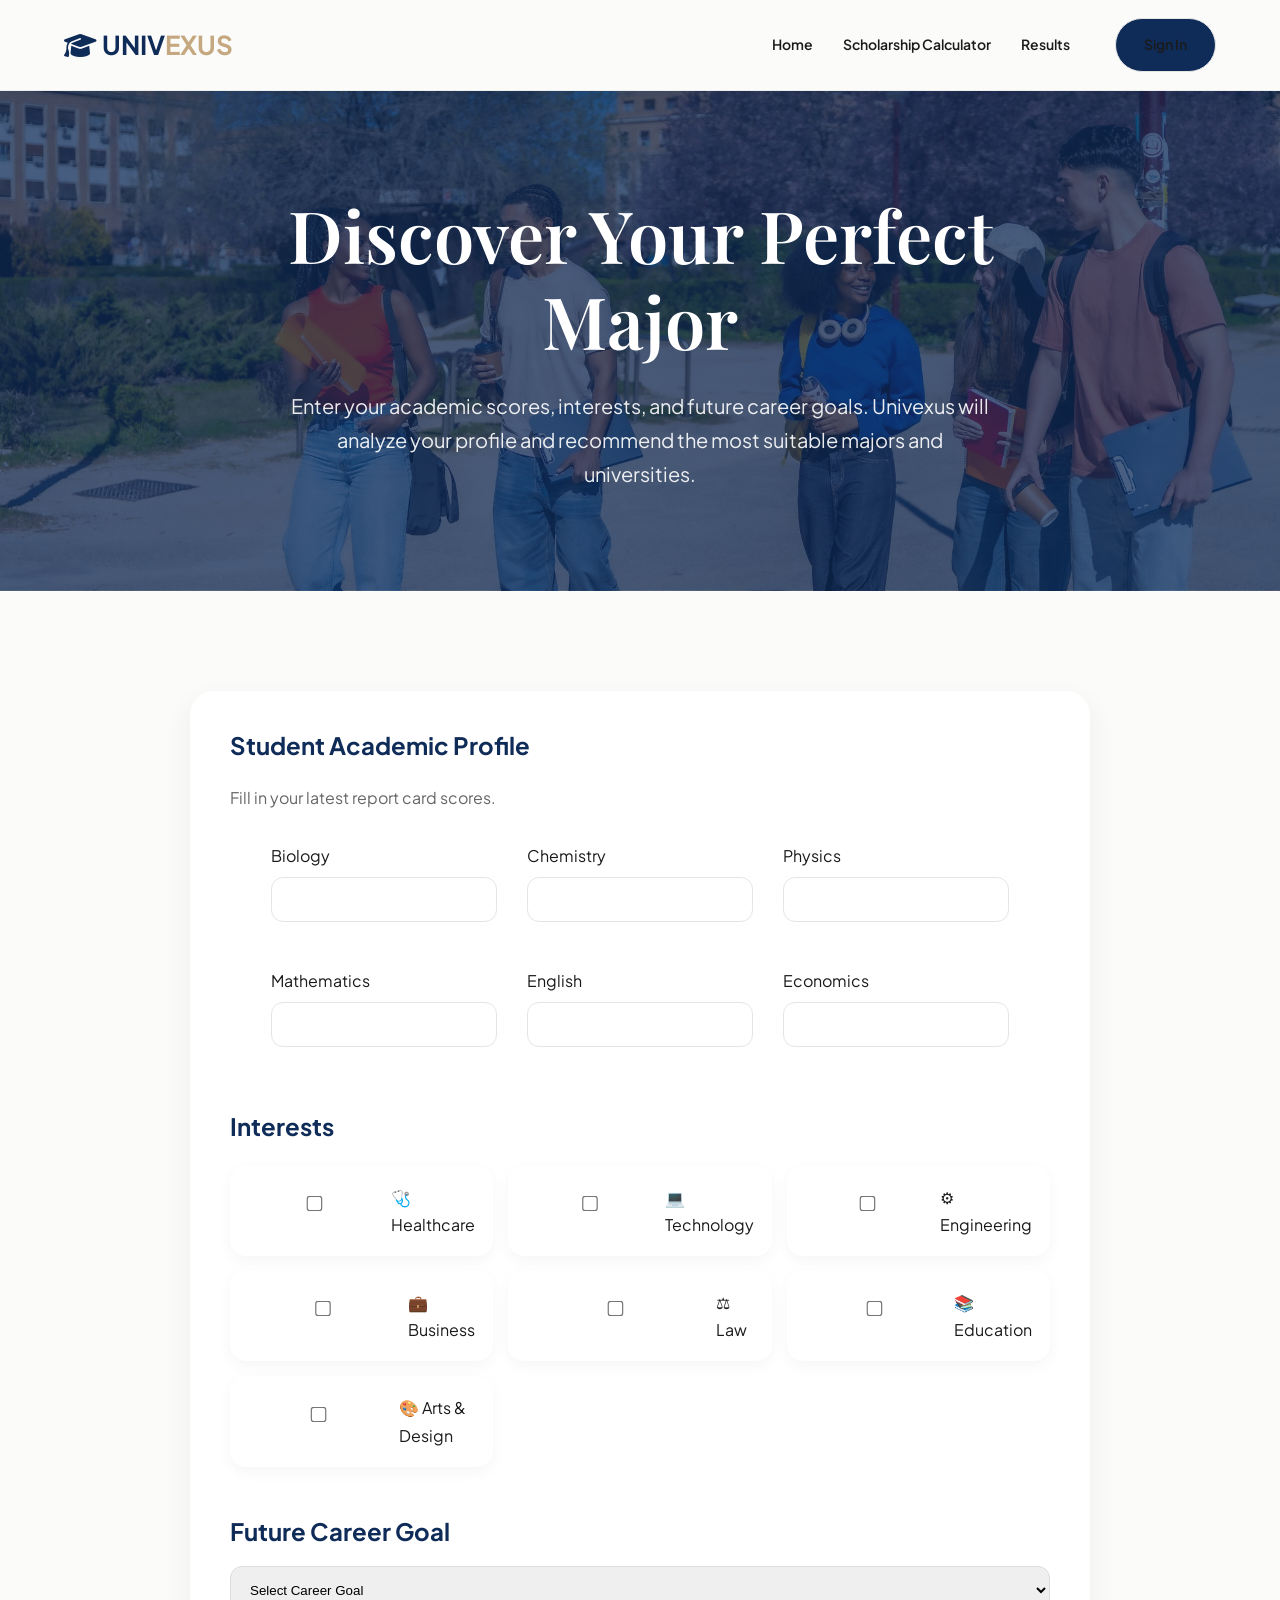
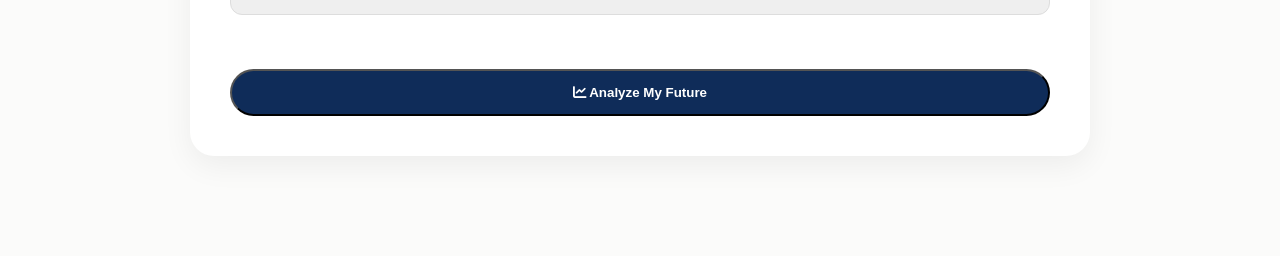
<file: HCI_KELOMPOK/career-match.html>
<!DOCTYPE html>
<html lang="en">

<head>

    <meta charset="UTF-8">

    <meta name="viewport"
          content="width=device-width, initial-scale=1.0">

    <title>
        Univexus | Career Match
    </title>

    <link rel="stylesheet"
          href="css/style.css">

    <link rel="stylesheet"
          href="https://cdnjs.cloudflare.com/ajax/libs/font-awesome/6.5.1/css/all.min.css">

</head>

<body>

    <!-- NAVBAR -->

    <header class="navbar">

        <a href="index.html" class="logo">

            <i class="fa-solid fa-graduation-cap"></i>

            UNIV<span>EXUS</span>

        </a>

        <nav>

            <a href="index.html">Home</a>

            <a href="scholarship-calculator.html">Scholarship Calculator</a>
            
            <a href="results.html">Results</a>

            <div class="user-nav">

                <span id="welcomeUser"></span>

                <a href="login.html" class="btn-secondary" id="accountBtn">Sign In</a>

            </div>

        </nav>

    </header>

    <!-- HERO -->

    <section class="hero" style="min-height:50vh;">

        <div class="hero-content">

            <h1>

                Discover Your Perfect Major

            </h1>

            <p>

                Enter your academic scores,
                interests, and future career goals.
                Univexus will analyze your profile
                and recommend the most suitable
                majors and universities.

            </p>

        </div>

    </section>

    <!-- FORM SECTION -->

    <section>

        <div class="container">

            <div class="auth-card"
                 style="
                 max-width:900px;
                 margin:auto;
                 ">

                <h2>

                    Student Academic Profile

                </h2>

                <p style="
                margin-bottom:30px;
                color:var(--text-muted);
                ">

                    Fill in your latest report card scores.

                </p>

                <form id="careerForm">

                    <!-- SCORES -->

                    <div class="feature-grid">

                        <div>

                            <label>Biology</label>

                            <input type="number"
                                   id="biology"
                                   min="0"
                                   max="100"
                                   required>

                        </div>

                        <div>

                            <label>Chemistry</label>

                            <input type="number"
                                   id="chemistry"
                                   min="0"
                                   max="100"
                                   required>

                        </div>

                        <div>

                            <label>Physics</label>

                            <input type="number"
                                   id="physics"
                                   min="0"
                                   max="100"
                                   required>

                        </div>

                        <div>

                            <label>Mathematics</label>

                            <input type="number"
                                   id="math"
                                   min="0"
                                   max="100"
                                   required>

                        </div>

                        <div>

                            <label>English</label>

                            <input type="number"
                                   id="english"
                                   min="0"
                                   max="100"
                                   required>

                        </div>

                        <div>

                            <label>Economics</label>

                            <input type="number"
                                   id="economics"
                                   min="0"
                                   max="100"
                                   required>

                        </div>

                    </div>

                    <!-- INTERESTS -->

                    <h2 style="
                    margin-top:50px;
                    margin-bottom:25px;
                    ">

                        Interests

                    </h2>

                    <div class="interest-grid">

                        <label class="interest-card">

                            <input type="checkbox"
                                   value="Healthcare">

                            🩺 Healthcare

                        </label>

                        <label class="interest-card">

                            <input type="checkbox"
                                   value="Technology">

                            💻 Technology

                        </label>

                        <label class="interest-card">

                            <input type="checkbox"
                                   value="Engineering">

                            ⚙ Engineering

                        </label>

                        <label class="interest-card">

                            <input type="checkbox"
                                   value="Business">

                            💼 Business

                        </label>

                        <label class="interest-card">

                            <input type="checkbox"
                                   value="Law">

                            ⚖ Law

                        </label>

                        <label class="interest-card">

                            <input type="checkbox"
                                   value="Education">

                            📚 Education

                        </label>

                        <label class="interest-card">

                            <input type="checkbox"
                                   value="Arts">

                            🎨 Arts & Design

                        </label>

                    </div>

                    <!-- CAREER GOAL -->

                    <h2 style="
                    margin-top:50px;
                    margin-bottom:20px;
                    ">

                        Future Career Goal

                    </h2>

                    <select id="careerGoal"
                            required
                            style="
                            width:100%;
                            padding:15px;
                            border-radius:12px;
                            border:1px solid #ddd;
                            ">

                        <option value="">
                            Select Career Goal
                        </option>

                        <option value="Doctor">
                            Doctor
                        </option>

                        <option value="Engineer">
                            Engineer
                        </option>

                        <option value="Programmer">
                            Software Engineer / Programmer
                        </option>

                        <option value="Entrepreneur">
                            Entrepreneur
                        </option>

                        <option value="Teacher">
                            Teacher
                        </option>

                        <option value="Lawyer">
                            Lawyer
                        </option>

                        <option value="Designer">
                            Designer
                        </option>

                    </select>

                    <br><br><br>

                    <button type="submit"
                            class="btn-primary"
                            style="width:100%;">

                        <i class="fa-solid fa-chart-line"></i>

                        Analyze My Future

                    </button>

                </form>

            </div>

        </div>

    </section>

    <script src="js/career-match.js"></script>

    <script src="js/auth.js"></script>
</body>
</html>
</file>
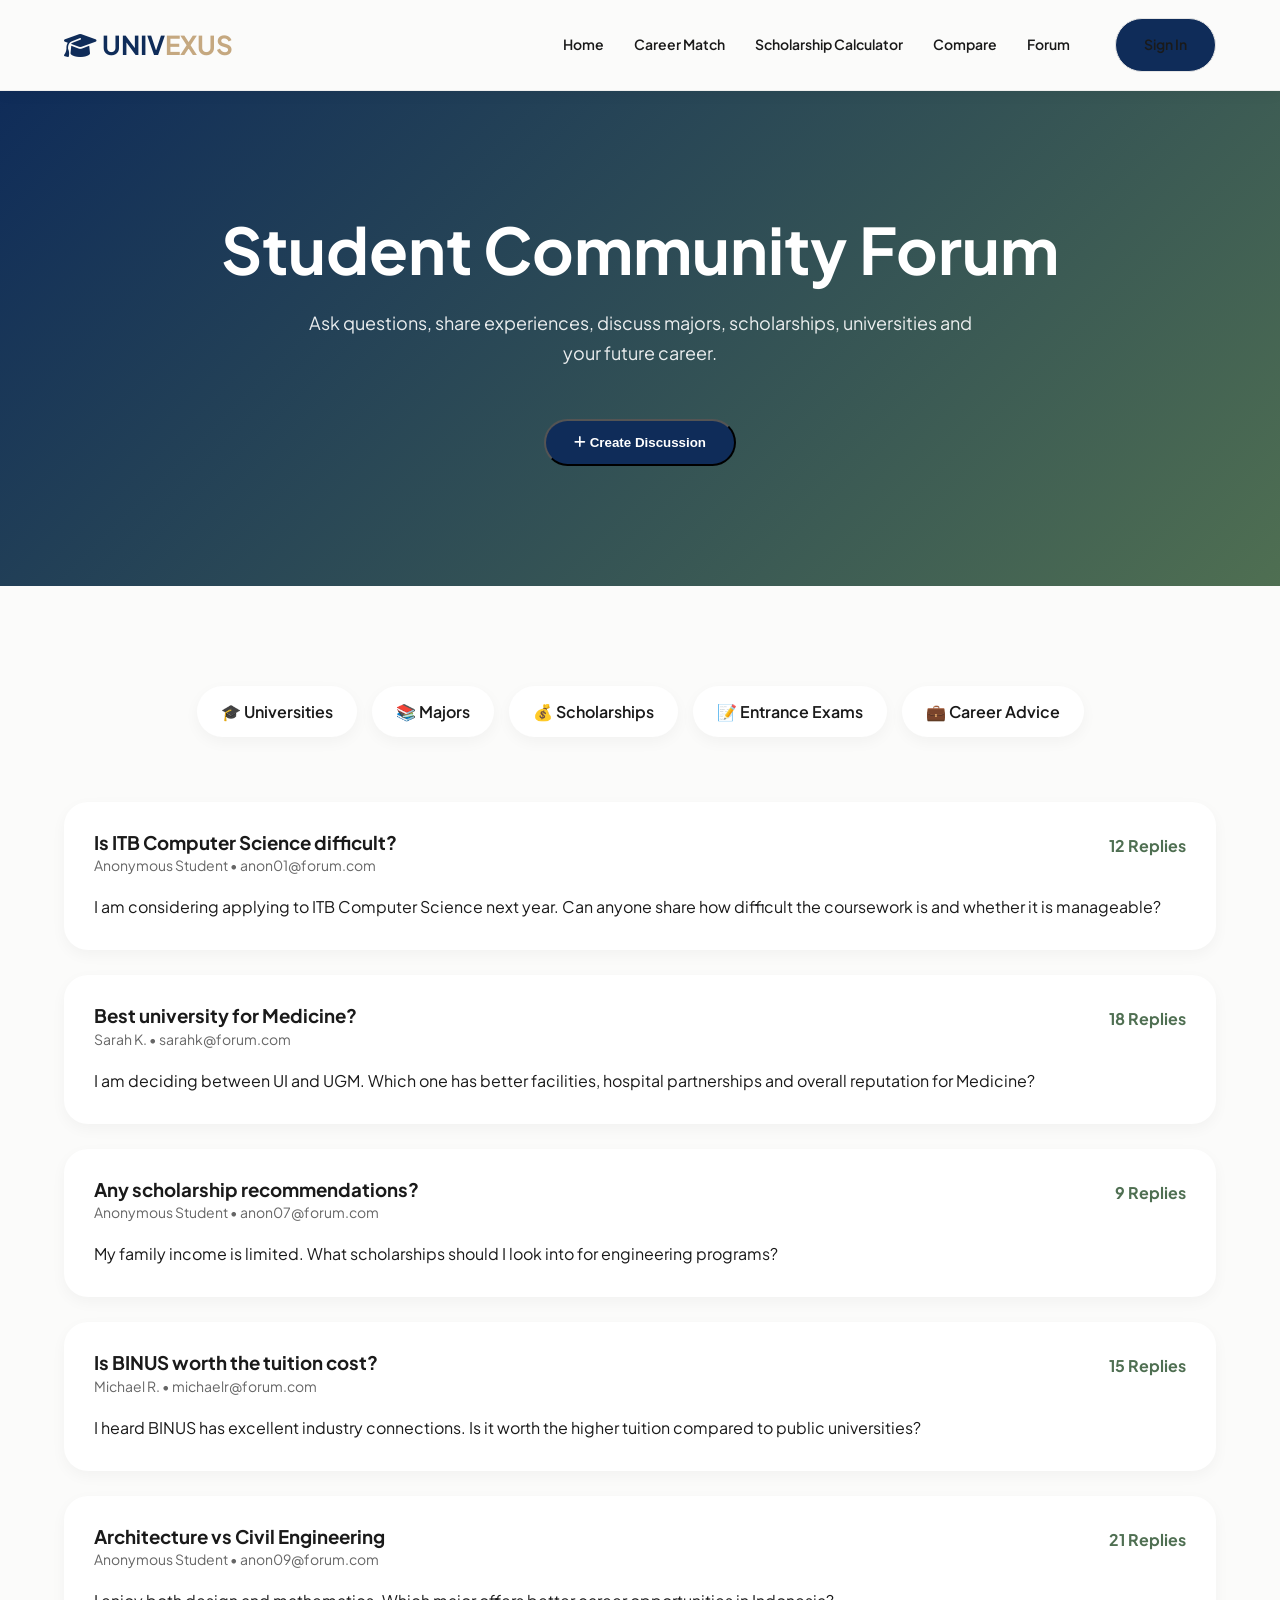
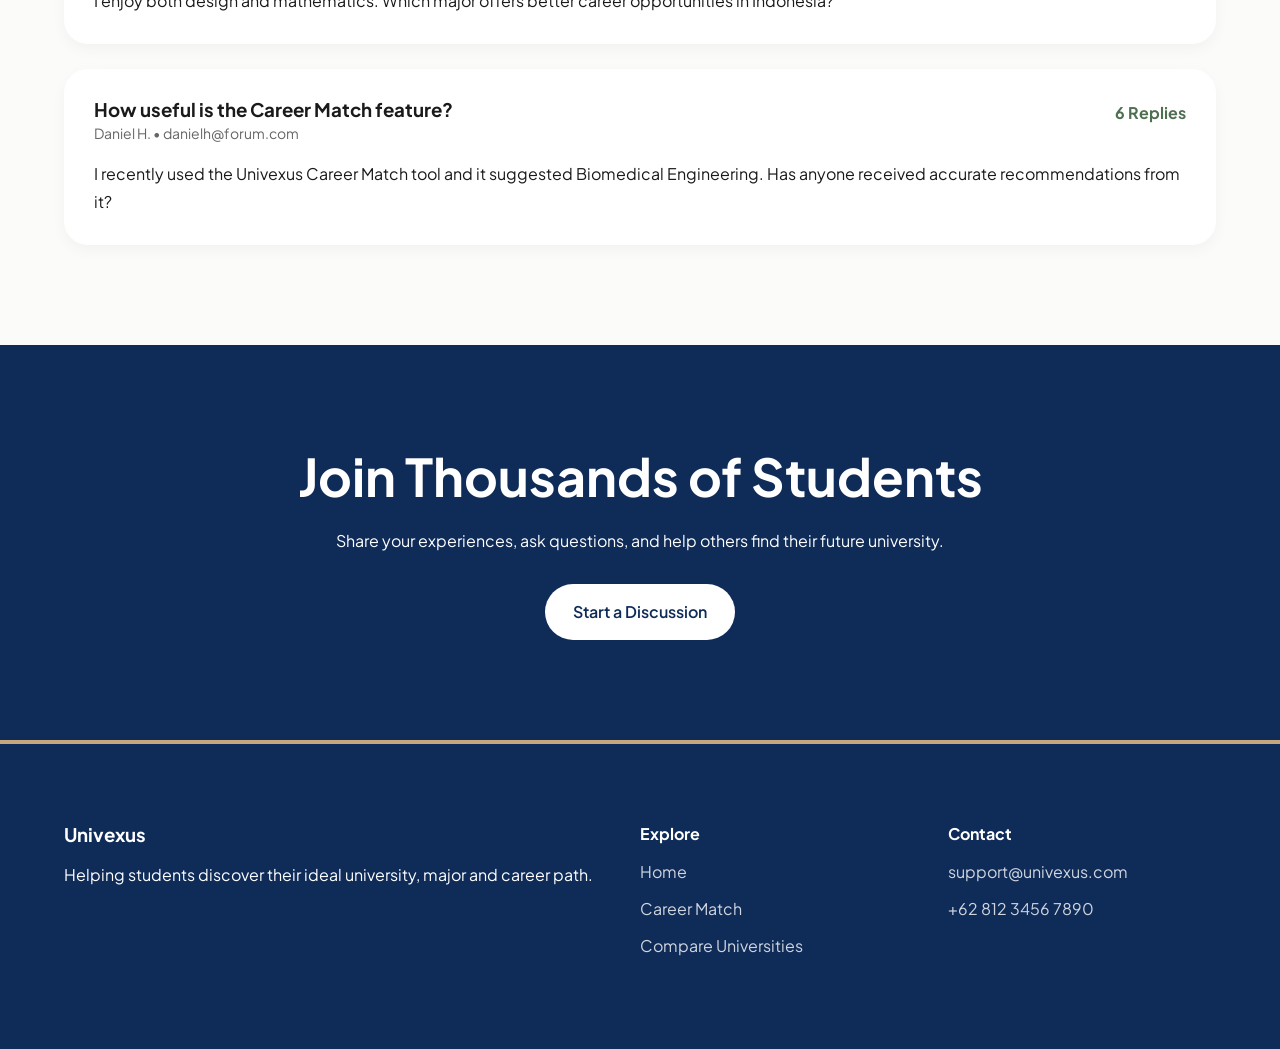
<file: HCI_KELOMPOK/forum.html>
<!DOCTYPE html>
<html lang="en">

<head>

    <meta charset="UTF-8">

    <meta name="viewport"
          content="width=device-width, initial-scale=1.0">

    <title>
        Univexus | Student Forum
    </title>

    <link rel="stylesheet"
          href="css/style.css">

    <link rel="stylesheet"
          href="https://cdnjs.cloudflare.com/ajax/libs/font-awesome/6.5.1/css/all.min.css">

</head>

<!-- CREATE DISCUSSION MODAL -->

<div class="modal"
     id="forumModal">

    <div class="modal-content">

        <h2>
            Create Discussion
        </h2>

        <form id="discussionForm">

            <input
                type="text"
                id="title"
                placeholder="Discussion Title"
                required>

            <input
                type="text"
                id="name"
                placeholder="Display Name"
                required>

            <input
                type="email"
                id="email"
                placeholder="Email"
                required>

            <select
                id="category">

                <option>
                    Universities
                </option>

                <option>
                    Majors
                </option>

                <option>
                    Scholarships
                </option>

                <option>
                    Career Advice
                </option>

            </select>

            <textarea
                id="content"
                placeholder="What would you like to discuss?"
                required>
            </textarea>

            <div class="modal-buttons">

                <button
                    type="button"
                    class="btn-secondary"
                    id="closeForumModal">

                    Cancel

                </button>

                <button
                    type="submit"
                    class="btn-primary">

                    Publish

                </button>

            </div>

        </form>

    </div>

</div>

<body>

    <!-- ========================================= -->
    <!-- NAVBAR -->
    <!-- ========================================= -->

    <header class="navbar">

        <a href="index.html"
           class="logo">

            <i class="fa-solid fa-graduation-cap"></i>

            UNIV<span>EXUS</span>

        </a>

        <nav>

            <a href="index.html">Home</a>

            <a href="career-match.html">Career Match</a>

            <a href="scholarship-calculator.html">Scholarship Calculator</a>

            <a href="specifications.html">Compare</a>

            <a href="forum.html">Forum</a>

            <div class="user-nav">

                <span id="welcomeUser"></span>

                <a href="login.html" class="btn-secondary" id="accountBtn">Sign In</a>

            </div>

        </nav>

    </header>

    <!-- ========================================= -->
    <!-- FORUM HERO -->
    <!-- ========================================= -->

    <section class="forum-hero">

        <div class="container">

            <h1>

                Student Community Forum

            </h1>

            <p style="
               max-width:700px;
               margin:20px auto;
               opacity:.9;
               font-size:18px;
            ">

                Ask questions, share experiences,
                discuss majors, scholarships,
                universities and your future career.

            </p>

            <button
                 class="btn-primary create-btn"
                  id="openForumModal">

                  <i class="fa-solid fa-plus"></i>

                  Create Discussion

            </button>

        </div>

    </section>

    <!-- ========================================= -->
    <!-- CATEGORIES -->
    <!-- ========================================= -->

    <section
        style="padding-bottom:40px;">

        <div class="container">

            <div class="forum-categories">

                <div class="category-pill">
                    🎓 Universities
                </div>

                <div class="category-pill">
                    📚 Majors
                </div>

                <div class="category-pill">
                    💰 Scholarships
                </div>

                <div class="category-pill">
                    📝 Entrance Exams
                </div>

                <div class="category-pill">
                    💼 Career Advice
                </div>

            </div>

        </div>

    </section>

    <!-- ========================================= -->
    <!-- POSTS -->
    <!-- ========================================= -->

    <section
        style="padding-top:0;">

        <div class="container">

            <div class="forum-posts">

                <div id="dynamicPosts"></div>

                <!-- POST 1 -->

                <div class="post-card">

                    <div class="post-header">

                        <div>

                            <h3>

                                Is ITB Computer Science difficult?

                            </h3>

                            <p class="post-author">

                                Anonymous Student

                                • anon01@forum.com

                            </p>

                        </div>

                        <div class="reply-count">

                            12 Replies

                        </div>

                    </div>

                    <p>

                        I am considering applying to
                        ITB Computer Science next year.
                        Can anyone share how difficult
                        the coursework is and whether
                        it is manageable?

                    </p>

                </div>

                <!-- POST 2 -->

                <div class="post-card">

                    <div class="post-header">

                        <div>

                            <h3>

                                Best university for Medicine?

                            </h3>

                            <p class="post-author">

                                Sarah K.

                                • sarahk@forum.com

                            </p>

                        </div>

                        <div class="reply-count">

                            18 Replies

                        </div>

                    </div>

                    <p>

                        I am deciding between UI and UGM.
                        Which one has better facilities,
                        hospital partnerships and overall
                        reputation for Medicine?

                    </p>

                </div>

                <!-- POST 3 -->

                <div class="post-card">

                    <div class="post-header">

                        <div>

                            <h3>

                                Any scholarship recommendations?

                            </h3>

                            <p class="post-author">

                                Anonymous Student

                                • anon07@forum.com

                            </p>

                        </div>

                        <div class="reply-count">

                            9 Replies

                        </div>

                    </div>

                    <p>

                        My family income is limited.
                        What scholarships should I
                        look into for engineering programs?

                    </p>

                </div>

                <!-- POST 4 -->

                <div class="post-card">

                    <div class="post-header">

                        <div>

                            <h3>

                                Is BINUS worth the tuition cost?

                            </h3>

                            <p class="post-author">

                                Michael R.

                                • michaelr@forum.com

                            </p>

                        </div>

                        <div class="reply-count">

                            15 Replies

                        </div>

                    </div>

                    <p>

                        I heard BINUS has excellent
                        industry connections.
                        Is it worth the higher tuition
                        compared to public universities?

                    </p>

                </div>

                <!-- POST 5 -->

                <div class="post-card">

                    <div class="post-header">

                        <div>

                            <h3>

                                Architecture vs Civil Engineering

                            </h3>

                            <p class="post-author">

                                Anonymous Student

                                • anon09@forum.com

                            </p>

                        </div>

                        <div class="reply-count">

                            21 Replies

                        </div>

                    </div>

                    <p>

                        I enjoy both design and mathematics.
                        Which major offers better career
                        opportunities in Indonesia?

                    </p>

                </div>

                <!-- POST 6 -->

                <div class="post-card">

                    <div class="post-header">

                        <div>

                            <h3>

                                How useful is the Career Match feature?

                            </h3>

                            <p class="post-author">

                                Daniel H.

                                • danielh@forum.com

                            </p>

                        </div>

                        <div class="reply-count">

                            6 Replies

                        </div>

                    </div>

                    <p>

                        I recently used the Univexus
                        Career Match tool and it suggested
                        Biomedical Engineering.
                        Has anyone received accurate
                        recommendations from it?

                    </p>

                </div>

            </div>

        </div>

    </section>

    <!-- ========================================= -->
    <!-- CTA -->
    <!-- ========================================= -->

    <section class="cta">

        <h2>

            Join Thousands of Students

        </h2>

        <p>

            Share your experiences,
            ask questions,
            and help others find
            their future university.

        </p>

        <a href="#"
           class="btn-primary">

            Start a Discussion

        </a>

    </section>

    <!-- ========================================= -->
    <!-- FOOTER -->
    <!-- ========================================= -->

    <footer>

        <div>

            <h3>

                Univexus

            </h3>

            <p>

                Helping students discover
                their ideal university,
                major and career path.

            </p>

        </div>

        <div>

            <h4>

                Explore

            </h4>

            <a href="index.html">

                Home

            </a>

            <a href="career-match.html">

                Career Match

            </a>

            <a href="specifications.html">

                Compare Universities

            </a>

        </div>

        <div>

            <h4>

                Contact

            </h4>

            <a href="#">

                support@univexus.com

            </a>

            <a href="#">

                +62 812 3456 7890

            </a>

        </div>

    </footer>

    <script src="js/forum.js"></script>
    <script src="js/auth.js"></script>
</body>

</html>
</file>
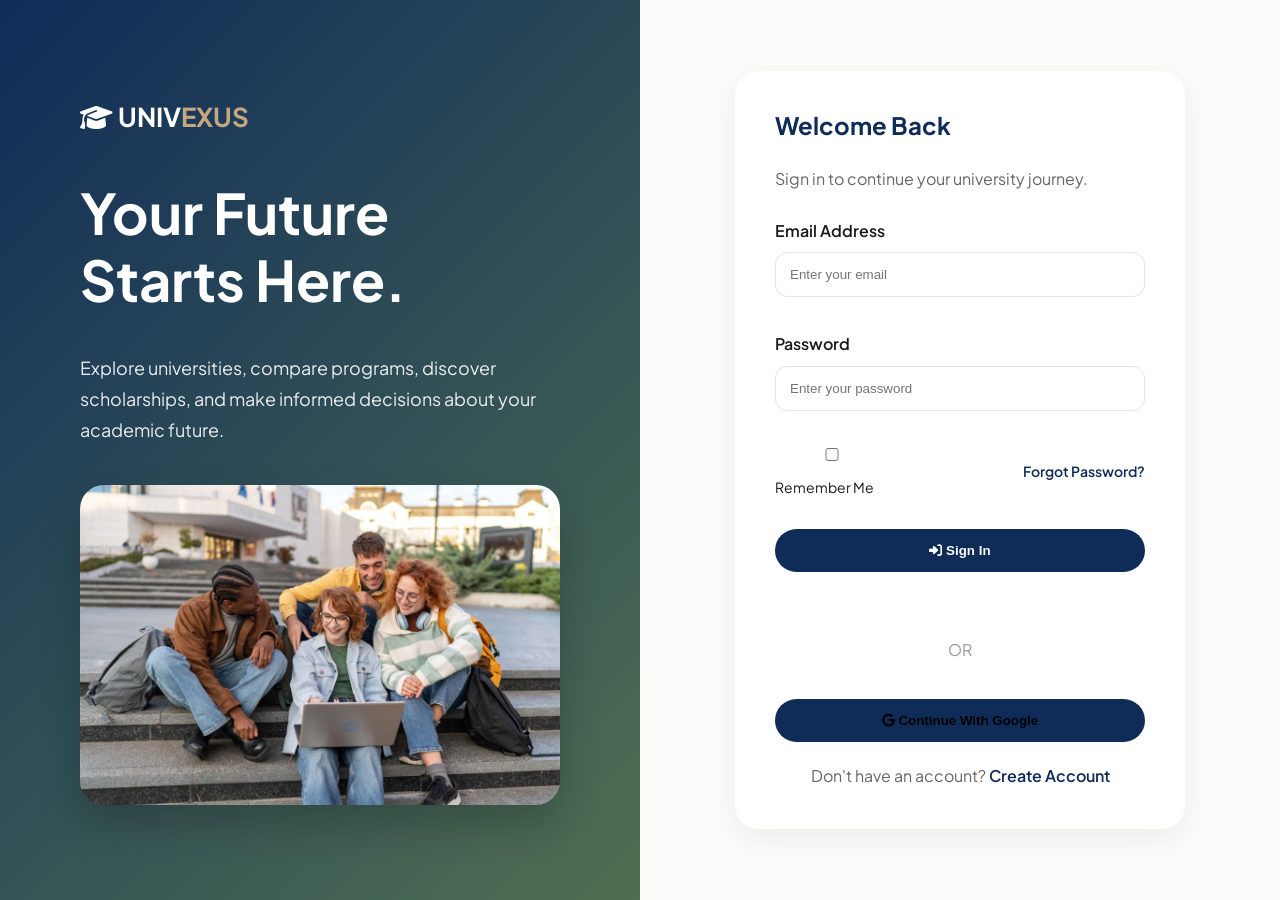
<file: HCI_KELOMPOK/login.html>
<!DOCTYPE html>
<html lang="en">

<head>

    <meta charset="UTF-8">

    <meta name="viewport"
          content="width=device-width, initial-scale=1.0">

    <title>Univexus | Sign In</title>

    <link rel="stylesheet"
          href="css/style.css">

    <link rel="stylesheet"
          href="https://cdnjs.cloudflare.com/ajax/libs/font-awesome/6.5.1/css/all.min.css">

</head>

<body>

    <div class="login-wrapper">

        <!-- LEFT SIDE -->

        <div class="login-left">

            <div class="logo"
                 style="color:white; margin-bottom:40px;">

                <i class="fa-solid fa-graduation-cap"></i>

                UNIV<span style="color:#C5A880;">EXUS</span>

            </div>

            <h1>
                Your Future Starts Here.
            </h1>

            <p style="
                font-size:18px;
                margin-top:20px;
                margin-bottom:40px;
                opacity:.9;
            ">

                Explore universities, compare programs,
                discover scholarships, and make informed
                decisions about your academic future.

            </p>

            <img src="images/login-campus.jpg"
                 alt="Campus Students"
                 style="
                 border-radius:24px;
                 box-shadow:0 20px 40px rgba(0,0,0,.2);
                 ">

        </div>

        <!-- RIGHT SIDE -->

        <div class="login-right">

            <div class="auth-card">

                <h2>
                    Welcome Back
                </h2>

                <p style="
                    color:var(--text-muted);
                    margin-bottom:25px;
                ">

                    Sign in to continue your university journey.

                </p>

                <!-- LOGIN FORM -->

                <form id="loginForm">

                    <div class="form-group">

                        <label>Email Address</label>

                        <input
                            type="email"
                            id="email"
                            placeholder="Enter your email"
                            required>

                    </div>

                    <div class="form-group">

                        <label>Password</label>

                        <input
                            type="password"
                            id="password"
                            placeholder="Enter your password"
                            required>

                    </div>

                    <div style="
                        display:flex;
                        justify-content:space-between;
                        align-items:center;
                        margin-bottom:20px;
                        font-size:14px;
                    ">

                        <label>

                            <input type="checkbox">

                            Remember Me

                        </label>

                        <a href="#"
                           style="
                           color:var(--primary-blue);
                           font-weight:600;
                           ">

                            Forgot Password?

                        </a>

                    </div>

                    <button
                        type="submit"
                        class="btn-primary auth-btn">

                        <i class="fa-solid fa-right-to-bracket"></i>

                        Sign In

                    </button>

                </form>

                <!-- LOGIN MESSAGE -->

                <div id="loginMessage"
                     style="
                     text-align:center;
                     margin-top:15px;
                     font-weight:600;
                     min-height:24px;
                     ">
                </div>

                <!-- DIVIDER -->

                <div style="
                    text-align:center;
                    margin:25px 0;
                    color:#999;
                ">

                    OR

                </div>

                <!-- GOOGLE BUTTON -->

                <button
                    class="btn-secondary auth-btn"
                    style="width:100%;">

                    <i class="fa-brands fa-google"></i>

                    Continue With Google

                </button>

                <!-- REGISTER -->

                <div class="auth-footer">

                    Don't have an account?

                    <a href="register.html">

                        Create Account

                    </a>

                </div>

            </div>

        </div>

    </div>

    <script src="js/login.js"></script>

</body>

</html>
</file>
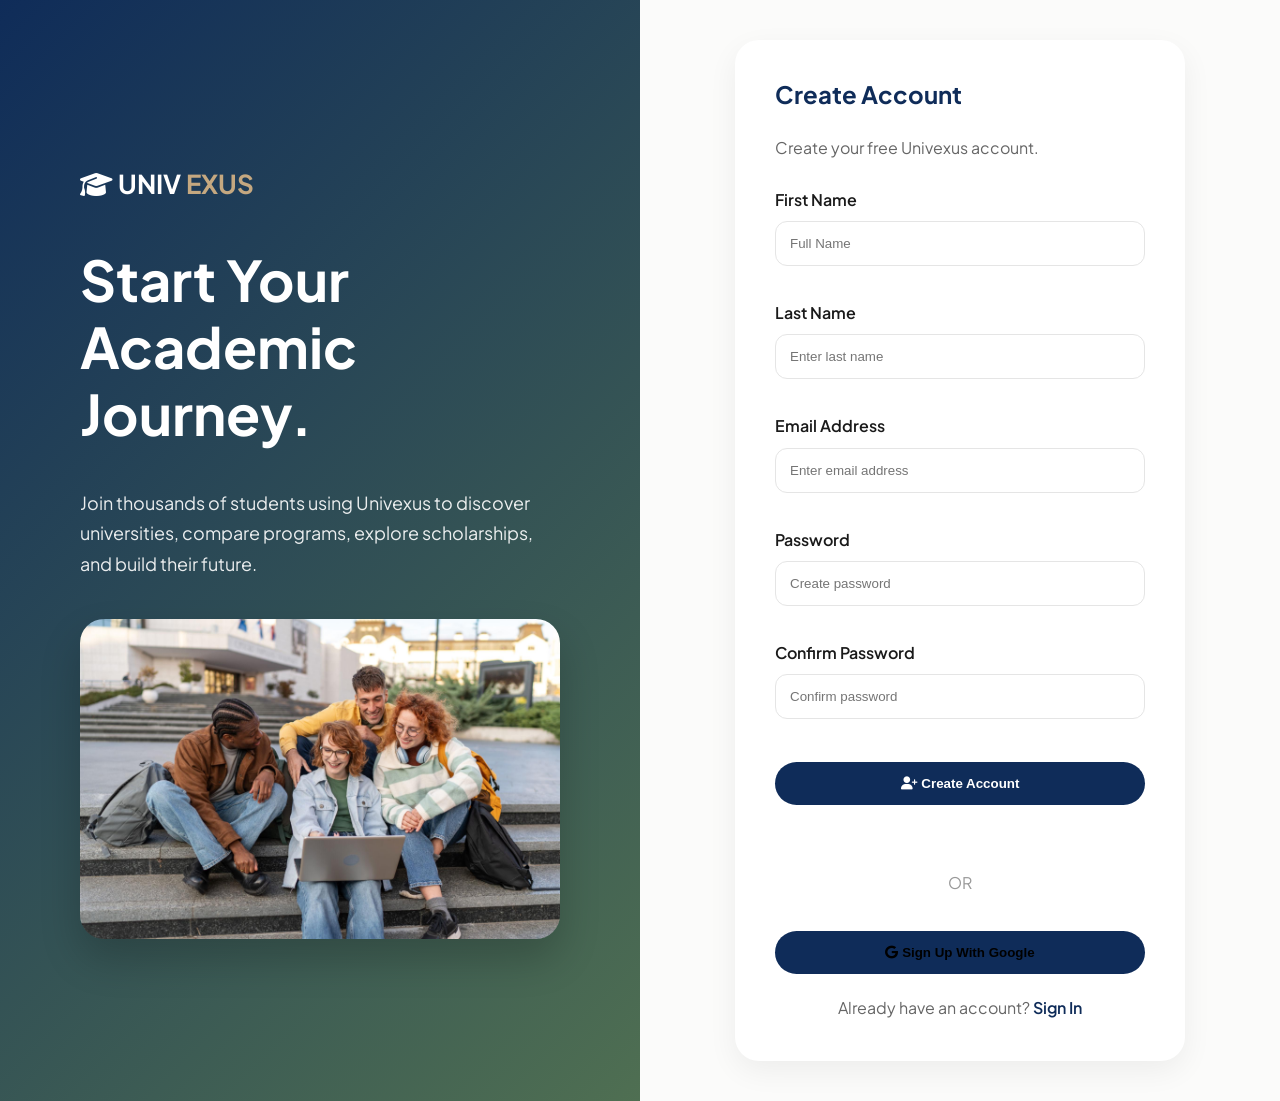
<file: HCI_KELOMPOK/register.html>
<!DOCTYPE html>
<html lang="en">

<head>

    <meta charset="UTF-8">

    <meta name="viewport"
          content="width=device-width, initial-scale=1.0">

    <title>Univexus | Create Account</title>

    <link rel="stylesheet"
          href="css/style.css">

    <link rel="stylesheet"
          href="https://cdnjs.cloudflare.com/ajax/libs/font-awesome/6.5.1/css/all.min.css">

</head>

<body>

    <div class="login-wrapper">

        <!-- LEFT PANEL -->

        <div class="login-left">

            <div class="logo"
                 style="color:white; margin-bottom:40px;">

                <i class="fa-solid fa-graduation-cap"></i>

                UNIV<span style="color:#C5A880;">
                    EXUS
                </span>

            </div>

            <h1>

                Start Your
                Academic Journey.

            </h1>

            <p style="
                font-size:18px;
                margin-top:20px;
                margin-bottom:40px;
                opacity:.9;
            ">

                Join thousands of students using
                Univexus to discover universities,
                compare programs, explore scholarships,
                and build their future.

            </p>

            <img src="images/login-campus.jpg"
                 alt="Students"
                 style="
                 border-radius:24px;
                 box-shadow:0 20px 40px rgba(0,0,0,.2);
                 ">

        </div>

        <!-- RIGHT PANEL -->

        <div class="login-right">

            <div class="auth-card">

                <h2>

                    Create Account

                </h2>

                <p style="
                    color:var(--text-muted);
                    margin-bottom:25px;
                ">

                    Create your free Univexus account.

                </p>

                <form id="registerForm">

                    <!-- FIRST NAME -->

                    <div class="form-group">

                        <label>

                            First Name

                        </label>

                        <input
                             type="text"
                             id="fullName"
                                placeholder="Full Name"
                             required>

                    </div>

                    <!-- LAST NAME -->

                    <div class="form-group">

                        <label>

                            Last Name

                        </label>

                        <input
                            type="text"
                            id="lastName"
                            placeholder="Enter last name"
                            required>

                    </div>

                    <!-- EMAIL -->

                    <div class="form-group">

                        <label>

                            Email Address

                        </label>

                        <input
                            type="email"
                            id="email"
                            placeholder="Enter email address"
                            required>

                    </div>

                    <!-- PASSWORD -->

                    <div class="form-group">

                        <label>

                            Password

                        </label>

                        <input
                            type="password"
                            id="password"
                            placeholder="Create password"
                            required>

                    </div>

                    <!-- CONFIRM PASSWORD -->

                    <div class="form-group">

                        <label>

                            Confirm Password

                        </label>

                        <input
                            type="password"
                            id="confirmPassword"
                            placeholder="Confirm password"
                            required>

                    </div>

                    <button
                        type="submit"
                        class="btn-primary auth-btn">

                        <i class="fa-solid fa-user-plus"></i>

                        Create Account

                    </button>

                </form>

                <!-- MESSAGE -->

                <div id="registerMessage"
                     style="
                     text-align:center;
                     margin-top:15px;
                     font-weight:600;
                     min-height:24px;
                     ">
                </div>

                <!-- DIVIDER -->

                <div style="
                    text-align:center;
                    margin:25px 0;
                    color:#999;
                ">

                    OR

                </div>

                <!-- GOOGLE -->

                <button
                    class="btn-secondary auth-btn"
                    style="width:100%;">

                    <i class="fa-brands fa-google"></i>

                    Sign Up With Google

                </button>

                <!-- LOGIN LINK -->

                <div class="auth-footer">

                    Already have an account?

                    <a href="login.html">

                        Sign In

                    </a>

                </div>

            </div>

        </div>

    </div>

    <!-- REGISTER SCRIPT -->

    <script src="js/register.js"></script>

</body>

</html>
</file>
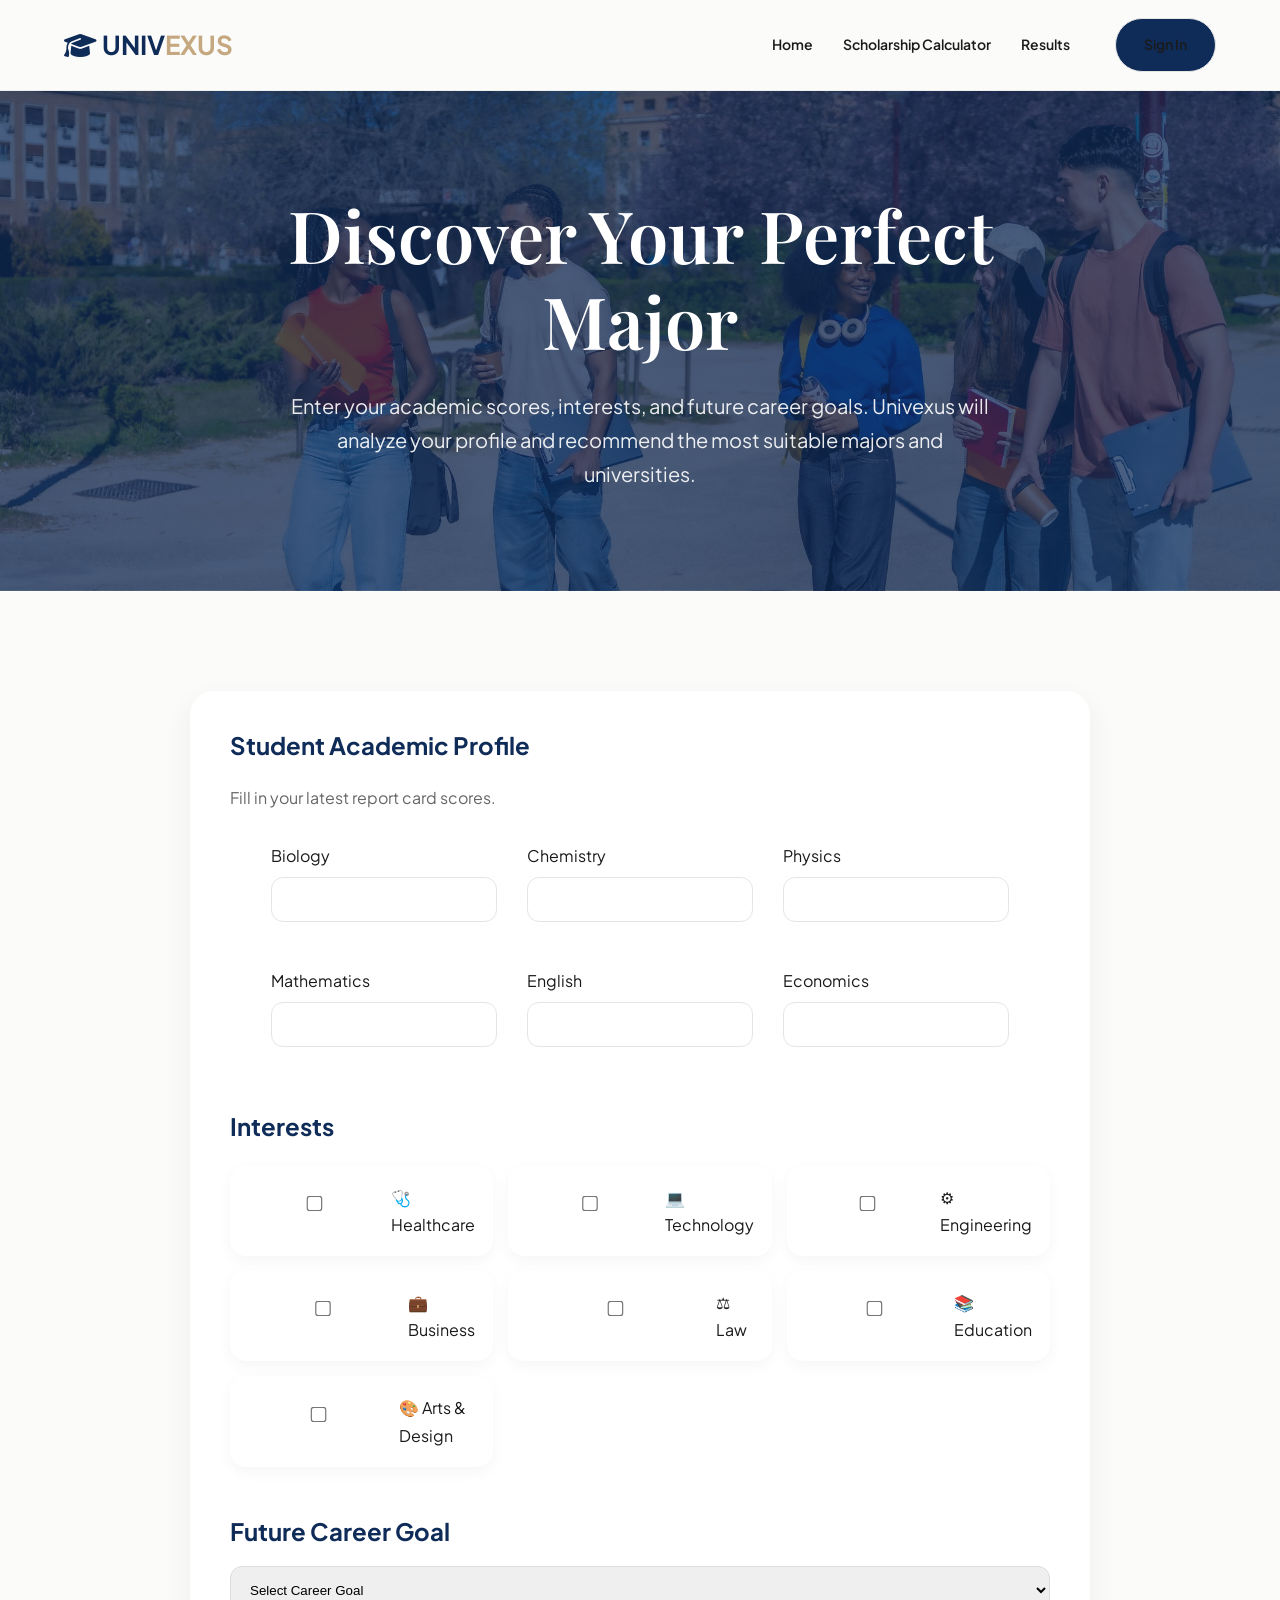
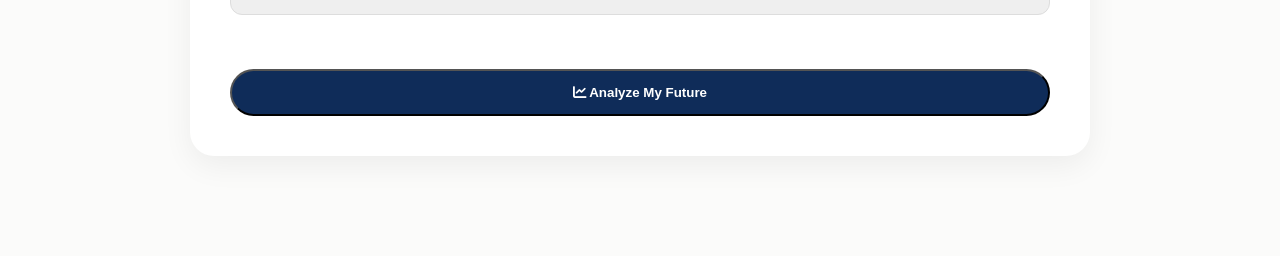
<file: HCI_KELOMPOK/results.html>
<!DOCTYPE html>
<html lang="en">

<head>

    <meta charset="UTF-8">

    <meta name="viewport"
          content="width=device-width, initial-scale=1.0">

    <title>
        Univexus | Results
    </title>

    <link rel="stylesheet"
          href="css/style.css">

    <link rel="stylesheet"
          href="https://cdnjs.cloudflare.com/ajax/libs/font-awesome/6.5.1/css/all.min.css">

</head>

<body>

    <!-- NAVBAR -->

    <header class="navbar">

        <a href="index.html" class="logo">

            <i class="fa-solid fa-graduation-cap"></i>

            UNIV<span>EXUS</span>

        </a>

        <nav>

            <a href="index.html">Home</a>

            <a href="scholarship-calculator.html">Scholarship Calculator</a>
            
            <a href="career-match.html">Career Match</a>

            <div class="user-nav">

                <span id="welcomeUser"></span>

                <a href="login.html" class="btn-secondary" id="accountBtn">Sign In</a>

            </div>

        </nav>

    </header>

    <!-- HERO -->

    <section class="hero"
             style="min-height:45vh;">

        <div class="hero-content">

            <h1>

                Your Personalized Results

            </h1>

            <p>

                Based on your academic profile,
                interests, and career ambitions.

            </p>

        </div>

    </section>

    <!-- RESULTS -->

    <section>

        <div class="container">

            <!-- PROFILE -->

            <div id="studentProfile"
                 class="campus-card"
                 style="margin-bottom:40px;">

            </div>

            <!-- TOP MATCHES -->

            <h2 class="section-title"
                style="
                text-align:center;
                margin-bottom:40px;
                ">

                Recommended Majors

            </h2>

            <div id="majorResults"
                 class="campus-grid">

            </div>

            <!-- UNIVERSITY SECTION -->

            <h2 class="section-title"
                style="
                text-align:center;
                margin-top:80px;
                margin-bottom:40px;
                ">

                Recommended Universities

            </h2>

            <div id="universityResults"
                 class="campus-grid">

            </div>

        </div>

    </section>

    <!-- CTA -->

    <section class="cta">

        <h2>

            Continue Exploring Your Future

        </h2>

        <p>

            Compare campuses,
            scholarships,
            and admission requirements.

        </p>

        <a href="career-match.html"
           class="btn-primary">

            Recalculate Results

        </a>

    </section>

    <script src="js/results.js"></script>

    <script src="js/auth.js"></script>
</body>

</html>
</file>
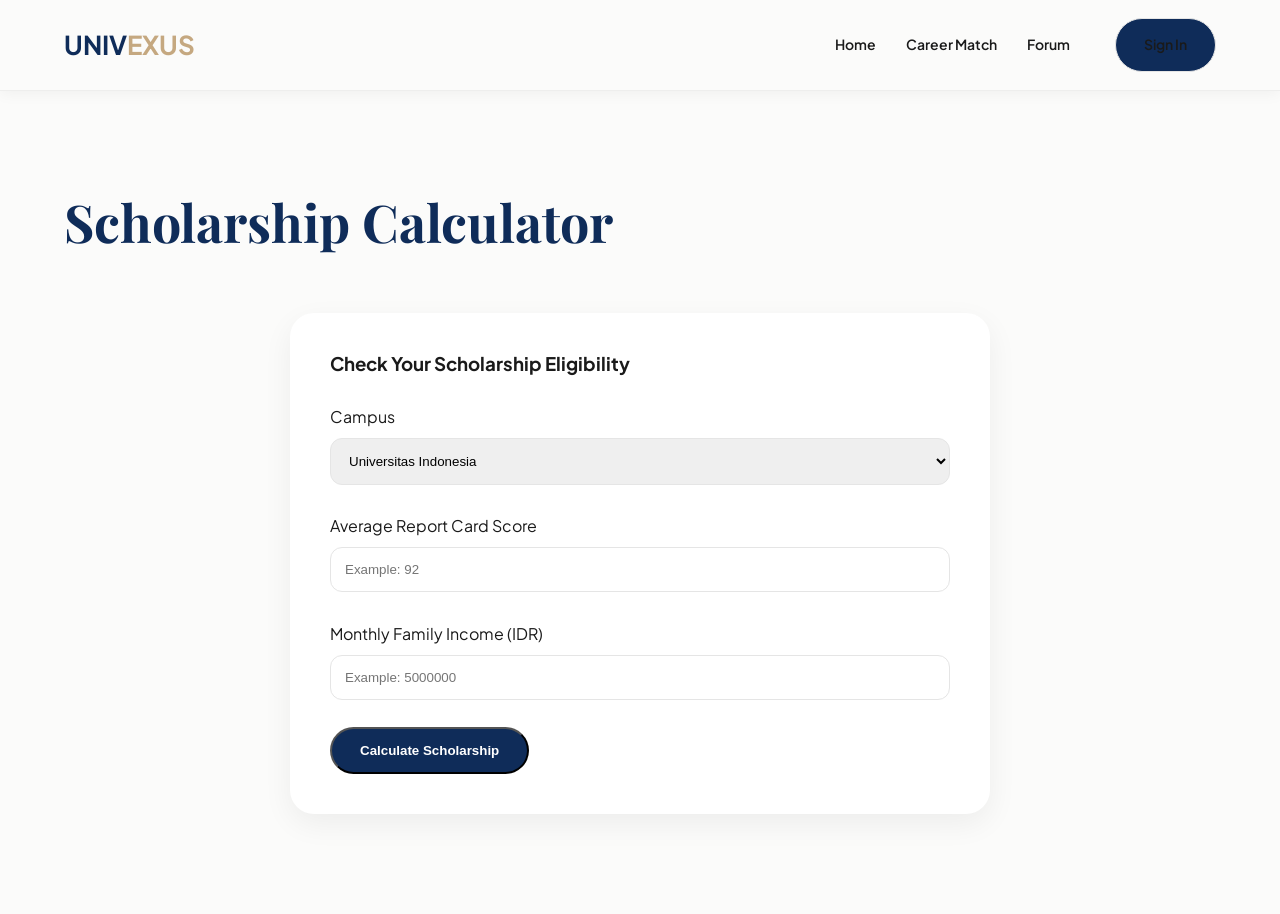
<file: HCI_KELOMPOK/scholarship-calculator.html>
<!DOCTYPE html>
<html lang="en">

<head>

    <meta charset="UTF-8">
    <meta name="viewport" content="width=device-width, initial-scale=1.0">

    <title>Univexus | Scholarship Calculator</title>

    <link rel="stylesheet" href="css/style.css">

</head>

<body>

    <header class="navbar">

        <a href="index.html" class="logo">

            UNIV<span>EXUS</span>

        </a>

        <nav>

            <a href="index.html">Home</a>
            <a href="career-match.html">Career Match</a>
            <a href="forum.html">Forum</a>

            <div class="user-nav">

                <span id="welcomeUser"></span>

                <a href="login.html" class="btn-secondary" id="accountBtn">Sign In</a>

            </div>

        </nav>

    </header>

    <section class="container">

        <h2 class="section-title">

            Scholarship Calculator

        </h2>

        <div class="scholarship-card">

            <h3>Check Your Scholarship Eligibility</h3>

            <br>

            <label>Campus</label>

            <select id="campus">

                <option>Universitas Indonesia</option>
                <option>Institut Teknologi Bandung</option>
                <option>Universitas Gadjah Mada</option>
                <option>BINUS University</option>
                <option>Universitas Airlangga</option>

            </select>

            <br><br>

            <label>Average Report Card Score</label>

            <input
                type="number"
                id="score"
                placeholder="Example: 92">

            <br><br>

            <label>Monthly Family Income (IDR)</label>

            <input
                type="number"
                id="income"
                placeholder="Example: 5000000">

            <br><br>

            <button
                class="btn-primary"
                onclick="calculateScholarship()">

                Calculate Scholarship

            </button>

        </div>

        <div
            id="result"
            class="scholarship-result">

        </div>

    </section>

    <script src="js/scholarship.js"></script>

    <script src="js/auth.js"></script>
</body>

</html>
</file>
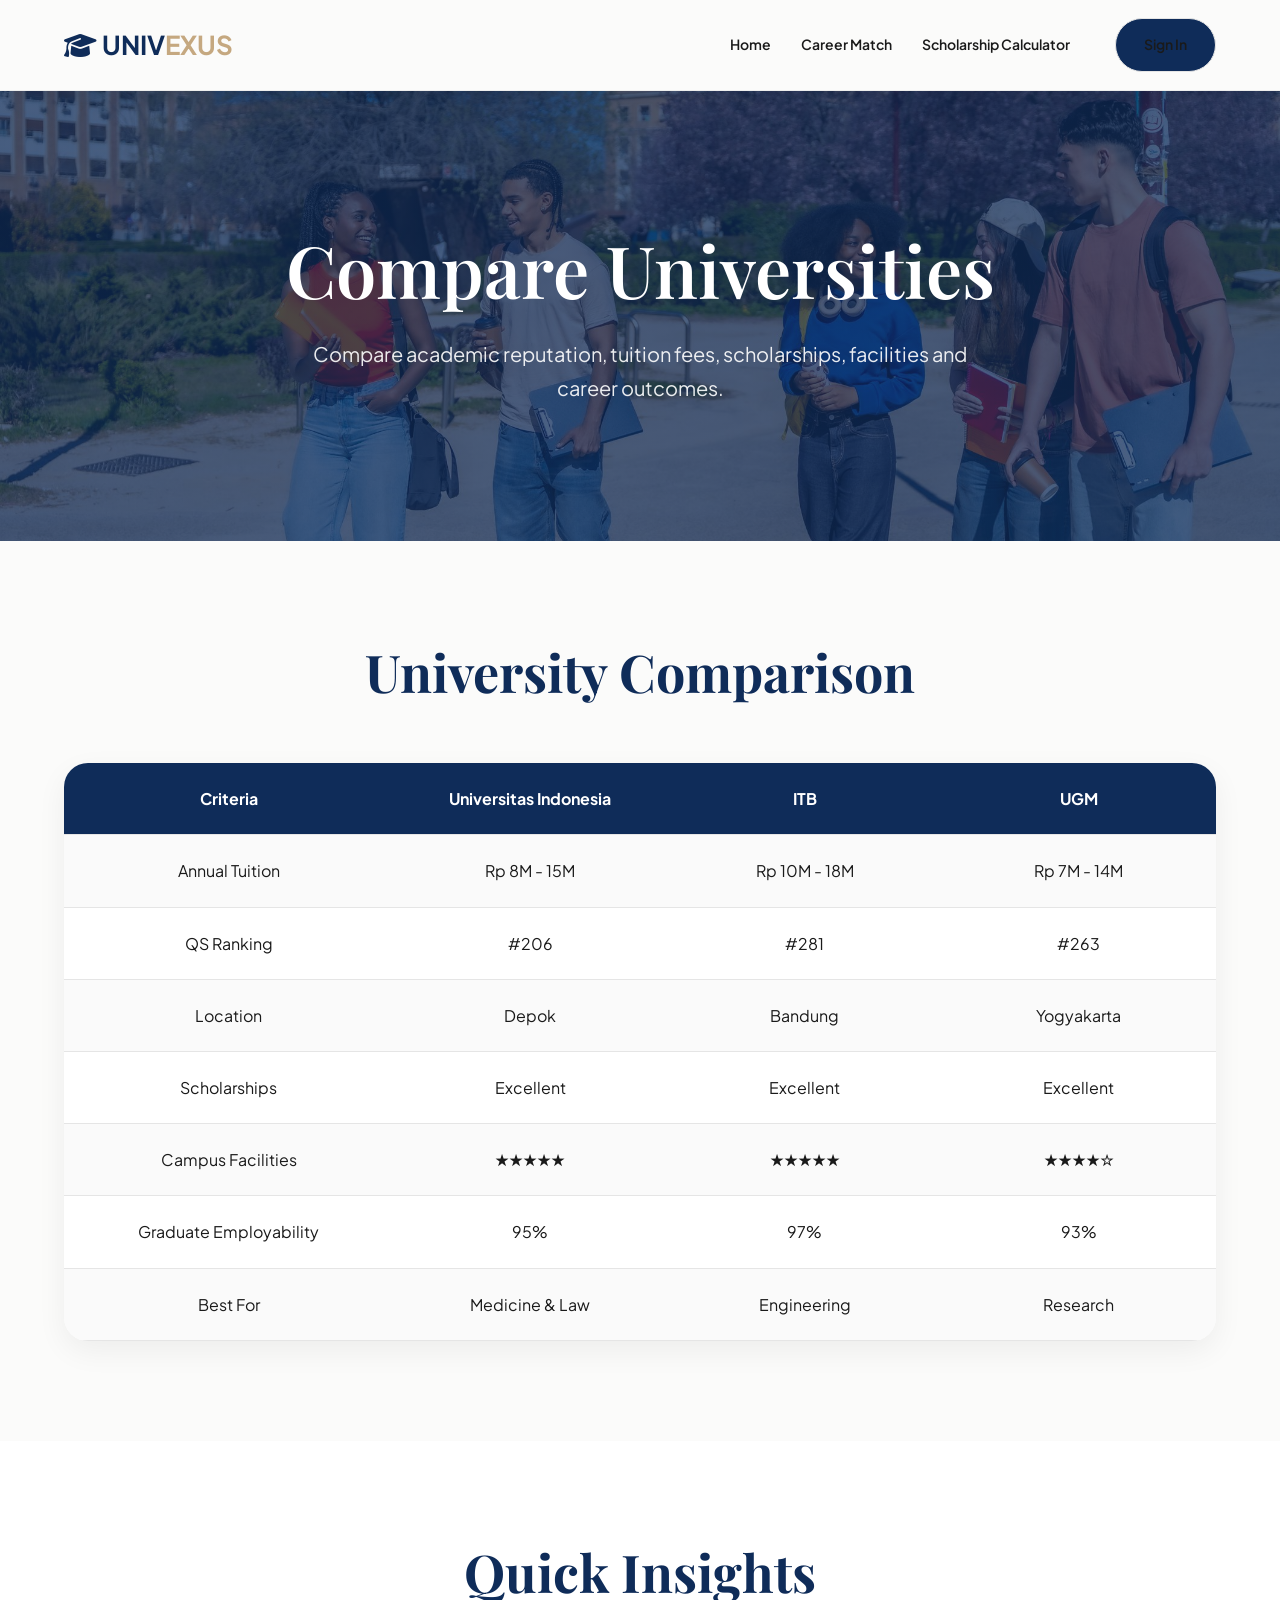
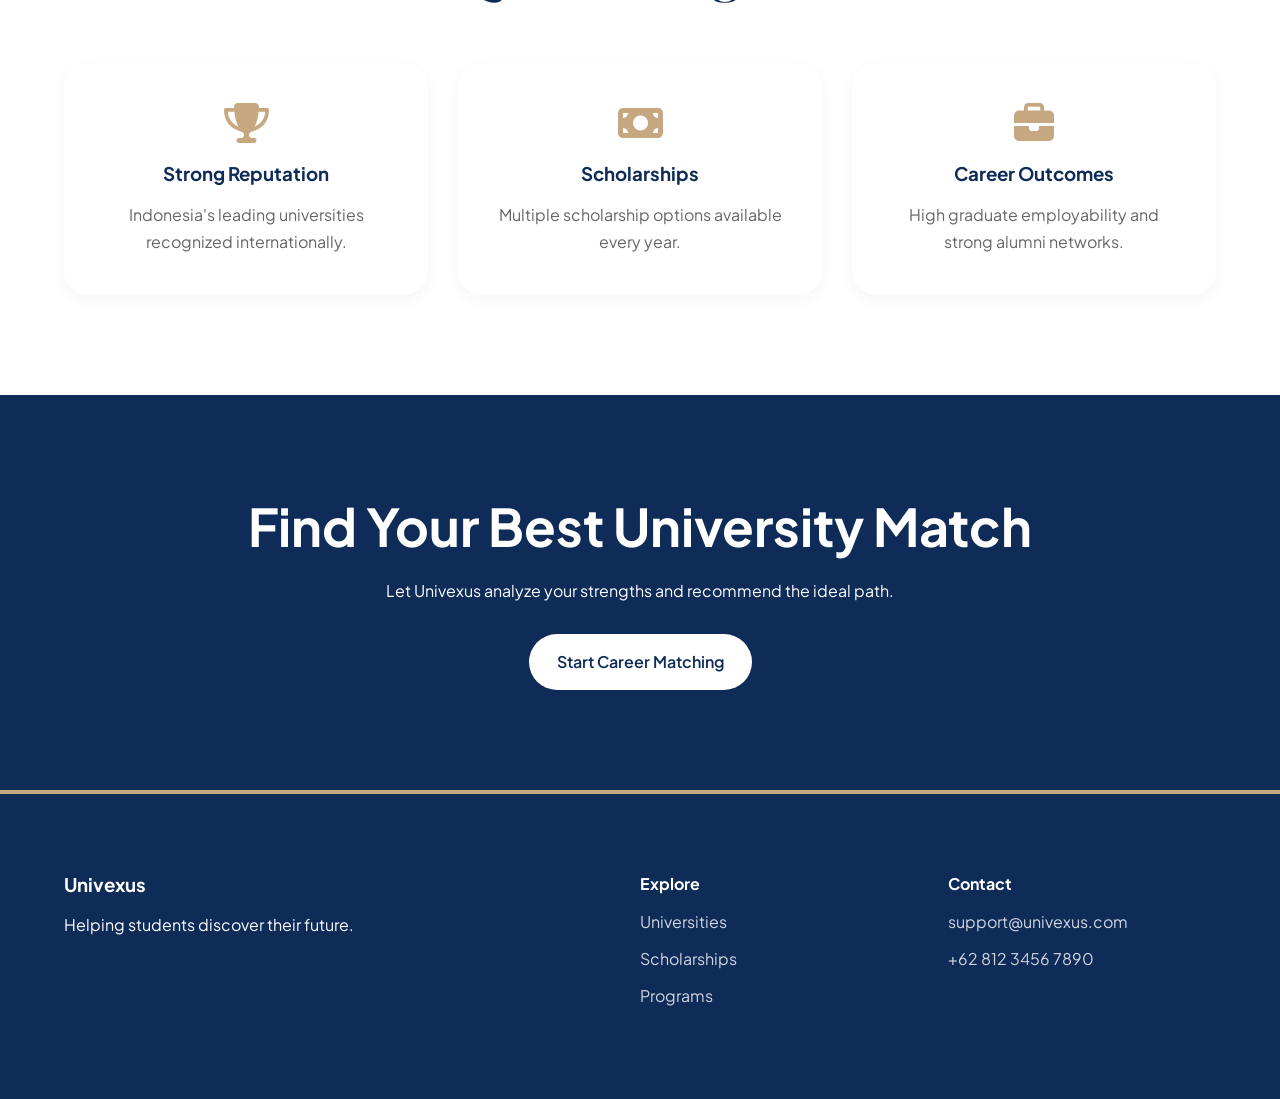
<file: HCI_KELOMPOK/specifications.html>
<!DOCTYPE html>
<html lang="en">

<head>

    <meta charset="UTF-8">

    <meta name="viewport"
          content="width=device-width, initial-scale=1.0">

    <title>
        Univexus | University Comparison
    </title>

    <link rel="stylesheet" href="css/style.css">

    <link rel="stylesheet"
          href="https://cdnjs.cloudflare.com/ajax/libs/font-awesome/6.5.1/css/all.min.css">

</head>

<body>

    <!-- NAVBAR -->

    <header class="navbar">

        <a href="index.html"
           class="logo">

            <i class="fa-solid fa-graduation-cap"></i>

            UNIV<span>EXUS</span>

        </a>

        <nav>

            <a href="index.html">Home</a>

            <a href="career-match.html">Career Match</a>
            
            <a href="scholarship-calculator.html">Scholarship Calculator</a>

            <div class="user-nav">

                <span id="welcomeUser"></span>

                <a href="login.html" class="btn-secondary" id="accountBtn">Sign In</a>

            </div>

        </nav>

    </header>

    <!-- HERO -->

    <section class="hero"
             style="min-height:50vh;">

        <div class="hero-content">

            <h1>

                Compare Universities

            </h1>

            <p>

                Compare academic reputation,
                tuition fees, scholarships,
                facilities and career outcomes.

            </p>

        </div>

    </section>

    <!-- COMPARISON TABLE -->

    <section>

        <div class="container">

            <h2 class="section-title"
                style="text-align:center;">

                University Comparison

            </h2>

            <div class="comparison-table">

                <!-- HEADER -->

                <div class="compare-row compare-header">

                    <div>Criteria</div>

                    <div>Universitas Indonesia</div>

                    <div>ITB</div>

                    <div>UGM</div>

                </div>

                <!-- TUITION -->

                <div class="compare-row">

                    <div>Annual Tuition</div>

                    <div>Rp 8M - 15M</div>

                    <div>Rp 10M - 18M</div>

                    <div>Rp 7M - 14M</div>

                </div>

                <!-- QS -->

                <div class="compare-row">

                    <div>QS Ranking</div>

                    <div>#206</div>

                    <div>#281</div>

                    <div>#263</div>

                </div>

                <!-- LOCATION -->

                <div class="compare-row">

                    <div>Location</div>

                    <div>Depok</div>

                    <div>Bandung</div>

                    <div>Yogyakarta</div>

                </div>

                <!-- SCHOLARSHIP -->

                <div class="compare-row">

                    <div>Scholarships</div>

                    <div>Excellent</div>

                    <div>Excellent</div>

                    <div>Excellent</div>

                </div>

                <!-- FACILITIES -->

                <div class="compare-row">

                    <div>Campus Facilities</div>

                    <div>★★★★★</div>

                    <div>★★★★★</div>

                    <div>★★★★☆</div>

                </div>

                <!-- EMPLOYABILITY -->

                <div class="compare-row">

                    <div>Graduate Employability</div>

                    <div>95%</div>

                    <div>97%</div>

                    <div>93%</div>

                </div>

                <!-- BEST FOR -->

                <div class="compare-row">

                    <div>Best For</div>

                    <div>Medicine & Law</div>

                    <div>Engineering</div>

                    <div>Research</div>

                </div>

            </div>

        </div>

    </section>

    <!-- FEATURE CARDS -->

    <section class="features">

        <h2 class="section-title">

            Quick Insights

        </h2>

        <div class="feature-grid">

            <div class="feature-card">

                <i class="fa-solid fa-trophy"></i>

                <h3>

                    Strong Reputation

                </h3>

                <p>

                    Indonesia's leading universities
                    recognized internationally.

                </p>

            </div>

            <div class="feature-card">

                <i class="fa-solid fa-money-bill"></i>

                <h3>

                    Scholarships

                </h3>

                <p>

                    Multiple scholarship options
                    available every year.

                </p>

            </div>

            <div class="feature-card">

                <i class="fa-solid fa-briefcase"></i>

                <h3>

                    Career Outcomes

                </h3>

                <p>

                    High graduate employability
                    and strong alumni networks.

                </p>

            </div>

        </div>

    </section>

    <!-- CTA -->

    <section class="cta">

        <h2>

            Find Your Best University Match

        </h2>

        <p>

            Let Univexus analyze your strengths
            and recommend the ideal path.

        </p>

        <a href="career-match.html"
           class="btn-primary">

            Start Career Matching

        </a>

    </section>

    <!-- FOOTER -->

    <footer>

        <div>

            <h3>

                Univexus

            </h3>

            <p>

                Helping students discover
                their future.

            </p>

        </div>

        <div>

            <h4>

                Explore

            </h4>

            <a href="#">Universities</a>

            <a href="#">Scholarships</a>

            <a href="#">Programs</a>

        </div>

        <div>

            <h4>

                Contact

            </h4>

            <a href="#">support@univexus.com</a>

            <a href="#">+62 812 3456 7890</a>

        </div>

    </footer>

    <script src="js/auth.js"></script>
</body>

</html>
</file>
<file: HCI_KELOMPOK/css/style.css>
/* =====================================================
   UNIVEXUS MASTER STYLESHEET
===================================================== */

/* =====================================================
   1. GOOGLE FONTS
===================================================== */

@import url('https://fonts.googleapis.com/css2?family=Plus+Jakarta+Sans:wght@300;400;500;600;700&family=Playfair+Display:wght@400;500;600;700&display=swap');

/* =====================================================
   2. VARIABLES
===================================================== */

:root {

    --primary-blue: #0F2C59;
    --primary-blue-dark: #081C3A;

    --sage-green: #4F6F52;
    --sage-green-light: #739072;

    --accent-gold: #C5A880;

    --bg-cream: #FBFBFA;

    --text-dark: #1A1A1A;
    --text-muted: #666666;

    --border-color: #E5E5E5;

    --shadow-sm: 0 5px 15px rgba(0,0,0,0.04);
    --shadow-md: 0 10px 30px rgba(0,0,0,0.06);
    --shadow-lg: 0 20px 50px rgba(0,0,0,0.10);

    --radius-sm: 10px;
    --radius-md: 18px;
    --radius-lg: 24px;

    --transition: all .3s ease;

}

/* =====================================================
   3. RESET
===================================================== */

*{
    margin:0;
    padding:0;
    box-sizing:border-box;
}

html{
    scroll-behavior:smooth;
}

body{
    font-family:'Plus Jakarta Sans',sans-serif;
    background:var(--bg-cream);
    color:var(--text-dark);
    line-height:1.7;
    overflow-x:hidden;
}

img{
    max-width:100%;
    display:block;
}

a{
    text-decoration:none;
    color:inherit;
}

ul{
    list-style:none;
}

.container{
    width:min(1200px,90%);
    margin:auto;
}

section{
    padding:100px 0;
}

h1,h2,h3,h4{
    line-height:1.2;
}

.serif,
.hero h1,
.section-title{
    font-family:'Playfair Display',serif;
}

/* =====================================================
   4. BUTTONS
===================================================== */

.btn-primary{
    background:var(--primary-blue);
    color:white;
    padding:14px 28px;
    border-radius:999px;
    font-weight:600;
    transition:var(--transition);
    display:inline-block;
}

.btn-primary:hover{
    transform:translateY(-3px);
    background:var(--primary-blue-dark);
}

.btn-secondary{
    background:var(--primary-blue);
    border:1px solid var(--border-color);
    padding:14px 28px;
    border-radius:999px;
    font-weight:600;
    transition:var(--transition);
}

.btn-secondary:hover{
    border-color:var(--accent-gold);
}

.btn-green{
    background:var(--sage-green);
    color:white;
    padding:14px 28px;
    border-radius:999px;
    font-weight:600;
}

/* =====================================================
   5. NAVBAR
===================================================== */

.navbar{
    position:sticky;
    top:0;
    z-index:999;

    background:rgba(251,251,250,.95);
    backdrop-filter:blur(12px);

    border-bottom:1px solid rgba(0,0,0,.05);

    box-shadow:0 2px 15px rgba(0,0,0,0.05);

    display:flex;
    justify-content:space-between;
    align-items:center;

    padding:18px 5%;
}

.logo{
    font-size:26px;
    font-weight:700;
    color:var(--primary-blue);
}

.logo span{
    color:var(--accent-gold);
}

.navbar nav{
    display:flex;
    gap:30px;
    align-items:center;
}

.navbar nav a{
    font-size:14px;
    font-weight:600;
}

.navbar nav a:hover{
    color:var(--sage-green);
}

/* =====================================================
   6. HERO
===================================================== */

.hero{

    min-height:100vh;

    display:flex;
    justify-content:center;
    align-items:center;

    text-align:center;

    position:relative;

    background:
    linear-gradient(
    rgba(15,44,89,.75),
    rgba(15,44,89,.75)),
    url("../images/hero-campus.jpg");

    background-size:cover;
    background-position:center;

    color:white;
}

.hero-content{
    max-width:850px;
    padding:0 20px;
}

.hero h1{
    font-size:72px;
    font-weight:600;
    color:white;
    margin-bottom:25px;
}

.hero p{
    max-width:700px;
    margin:auto;

    color:rgba(255,255,255,0.9);

    font-size:20px;
}

.hero-buttons{

    margin-top:40px;

    display:flex;
    justify-content:center;
    gap:15px;
    flex-wrap:wrap;
}

/* =====================================================
   7. STATS
===================================================== */

.stats{

    display:grid;
    grid-template-columns:repeat(4,1fr);

    gap:25px;

    width:min(1200px,90%);
    margin:auto;
}

.stat-card{

    background:white;

    border-radius:20px;

    padding:35px;

    text-align:center;

    box-shadow:var(--shadow-sm);
}

.stat-card h2{

    color:var(--primary-blue);

    font-size:40px;

    margin-bottom:10px;
}

.stat-card p{
    color:var(--text-muted);
}

/* =====================================================
   8. FEATURES
===================================================== */

.features{
    text-align:center;
}

.section-title{

    font-size:52px;

    color:var(--primary-blue);

    margin-bottom:60px;
}

.feature-grid{

    display:grid;

    grid-template-columns:repeat(3,1fr);

    gap:30px;

    width:min(1200px,90%);
    margin:auto;
}

.feature-card{

    background:white;

    border-radius:24px;

    padding:40px;

    box-shadow:var(--shadow-sm);

    transition:var(--transition);
}

.feature-card:hover{
    transform:translateY(-10px);
}

.feature-card i{

    font-size:40px;

    color:var(--accent-gold);

    margin-bottom:20px;
}

.feature-card h3{

    margin-bottom:15px;

    color:var(--primary-blue);
}

.feature-card p{
    color:var(--text-muted);
}

/* =====================================================
   9. WHY UNIVEXUS
===================================================== */

.why-univexus{

    width:min(1200px,90%);
    margin:auto;

    display:grid;
    grid-template-columns:1fr 1fr;
    gap:60px;
}

.why-univexus h2{

    font-size:48px;

    color:var(--primary-blue);

    margin-bottom:20px;
}

.benefit{

    background:white;

    padding:18px 25px;

    margin-bottom:15px;

    border-radius:15px;

    box-shadow:var(--shadow-sm);

    font-weight:600;
}

/* =====================================================
   10. TESTIMONIALS
===================================================== */

.testimonials{
    text-align:center;
}

.testimonial-grid{

    display:grid;

    grid-template-columns:repeat(2,1fr);

    gap:30px;

    width:min(1000px,90%);
    margin:auto;
}

.testimonial-card{

    background:white;

    border-radius:24px;

    padding:40px;

    box-shadow:var(--shadow-sm);

    text-align:left;
}

.testimonial-card p{

    margin-bottom:20px;

    font-size:18px;
}

.testimonial-card h4{
    color:var(--sage-green);
}

/* =====================================================
   11. CAMPUS EXPLORER
===================================================== */

.explore-layout{

    display:grid;

    grid-template-columns:320px 1fr;

    gap:35px;
}

/* =====================================================
   12. SIDEBAR
===================================================== */

.sidebar-filter{

    background:white;

    border-radius:24px;

    padding:30px;

    box-shadow:var(--shadow-sm);

    height:fit-content;
}

.filter-section{

    margin-bottom:25px;

    padding-bottom:20px;

    border-bottom:1px solid var(--border-color);
}

.filter-title{

    font-weight:700;

    color:var(--primary-blue);

    margin-bottom:15px;
}

/* =====================================================
   13. CAMPUS GRID
===================================================== */

.campus-grid{

    display:grid;

    grid-template-columns:repeat(auto-fill,minmax(320px,1fr));

    gap:25px;
}

.campus-card{

    background:white;

    border-radius:24px;

    overflow:hidden;

    box-shadow:var(--shadow-md);

    transition:var(--transition);
}

.campus-card:hover{
    transform:translateY(-10px) scale(1.02);
    box-shadow:var(--shadow-lg);
}

.card-img-wrapper{
    height:220px;
    overflow:hidden;
}

.card-img-wrapper img{

    width:100%;
    height:100%;

    object-fit:cover;
}

.card-content{
    padding:25px;
}

.campus-name{

    color:var(--primary-blue);

    margin-bottom:10px;
}

.campus-loc{
    color:var(--text-muted);
}

.card-actions{

    display:flex;

    gap:10px;

    margin-top:20px;
}

.card-img-wrapper img{
    width:100%;
    height:100%;
    object-fit:cover;

    transition:var(--transition);
}

.campus-card:hover .card-img-wrapper img{
    transform:scale(1.08);
}

/* =====================================================
   14. LOGIN PAGE
===================================================== */

.login-wrapper{

    min-height:100vh;

    display:grid;

    grid-template-columns:1fr 1fr;
}

.login-left{

    background:linear-gradient(
    135deg,
    var(--primary-blue),
    var(--sage-green));

    color:white;

    padding:80px;

    display:flex;
    flex-direction:column;
    justify-content:center;
}

.login-left h1{
    font-size:56px;
    margin-bottom:20px;
}

.login-right{

    display:flex;
    justify-content:center;
    align-items:center;

    padding:40px;
}

.auth-card{

    width:100%;
    max-width:450px;

    background:white;

    border-radius:24px;

    padding:40px;

    box-shadow:var(--shadow-md);
}

.auth-card h2{

    color:var(--primary-blue);

    margin-bottom:25px;
}

.auth-card input{

    width:100%;

    padding:14px;

    margin-bottom:15px;

    border:1px solid var(--border-color);

    border-radius:12px;
}

/* =====================================================
   15. SPECIFICATIONS
===================================================== */

.specs-grid{

    display:grid;

    grid-template-columns:repeat(3,1fr);

    gap:0;

    background:white;

    border-radius:24px;

    overflow:hidden;

    box-shadow:var(--shadow-md);
}

.grid-header{

    background:var(--primary-blue);

    color:white;

    padding:25px;

    text-align:center;

    font-size:22px;

    font-weight:700;
}

.grid-cell{

    padding:25px;

    border-bottom:1px solid var(--border-color);
}

/* =====================================================
   16. FOOTER
===================================================== */

footer{

    background:var(--primary-blue);

    color:white;

    padding:80px 5%;

    display:grid;

    grid-template-columns:2fr 1fr 1fr;

    gap:40px;
}

footer h3,
footer h4{
    margin-bottom:15px;
}

footer a{

    display:block;

    margin-bottom:10px;

    opacity:.8;
}

footer a:hover{
    opacity:1;
}

footer{
    border-top:4px solid var(--accent-gold);
}

/* =====================================================
   17. RESPONSIVE
===================================================== */

@media(max-width:992px){

    .hero h1{
        font-size:54px;
    }

    .stats{
        grid-template-columns:repeat(2,1fr);
    }

    .feature-grid{
        grid-template-columns:1fr;
    }

    .testimonial-grid{
        grid-template-columns:1fr;
    }

    .why-univexus{
        grid-template-columns:1fr;
    }

    .explore-layout{
        grid-template-columns:1fr;
    }

    .login-wrapper{
        grid-template-columns:1fr;
    }

    .specs-grid{
        grid-template-columns:1fr;
    }

    footer{
        grid-template-columns:1fr;
    }
}

@media(max-width:768px){

    .navbar{
        flex-direction:column;
        gap:20px;
    }

    .navbar nav{
        flex-wrap:wrap;
        justify-content:center;
    }

    .hero h1{
        font-size:42px;
    }

    .hero p{
        font-size:18px;
    }

    .stats{
        grid-template-columns:1fr;
    }

    .section-title{
        font-size:38px;
    }

    .trusted-grid{
        gap:25px;
        font-size:18px;
    }
    
    .hero-search{
        flex-direction:column;
    }
    
    .hero-search input{
        border-radius:50px;
        margin-bottom:10px;
    }
    
    .hero-search button{
        border-radius:50px;
    }

}

/* =====================================================
   18. TRUSTED UNIVERSITIES
===================================================== */

.trusted{

    padding:60px 0;

    text-align:center;
}

.trusted p{

    color:#777;

    margin-bottom:20px;
}

.trusted-grid{

    display:flex;
    justify-content:center;
    gap:60px;

    flex-wrap:wrap;

    font-size:24px;
    font-weight:700;

    color:var(--primary-blue);
}

.trusted-grid span{
    transition:var(--transition);
    cursor:pointer;
}

.trusted-grid span:hover{
    color:var(--accent-gold);
    transform:translateY(-3px);
}

.hero-search{
    margin-top:40px;

    width:100%;
    max-width:700px;

    display:flex;

    margin-left:auto;
    margin-right:auto;
}

.hero-search input{

    flex:1;

    padding:18px;

    border:none;

    border-radius:50px 0 0 50px;
}

.hero-search button{
    border:none;
    background:var(--accent-gold);
    padding:18px 30px;
    cursor:pointer;
    border-radius:0 50px 50px 0;
    font-weight:700;

    transition:var(--transition);
}

.hero-search button:hover{
    background:#b8956d;
}

.features{
    background:white;
}

.testimonials{
    background:#f7f7f7;
}

.explore{
    background:white;
}

.cta{

    background:var(--primary-blue);

    color:white;

    text-align:center;

    padding:100px 20px;
}

.cta h2{

    font-size:52px;

    margin-bottom:20px;
}

.cta p{

    margin-bottom:30px;
}

.cta .btn-primary{
    background:white;
    color:var(--primary-blue);
}

.cta .btn-primary:hover{
    background:#f2f2f2;
}

@keyframes fadeUp{

    from{
        opacity:0;
        transform:translateY(30px);
    }

    to{
        opacity:1;
        transform:translateY(0);
    }
}

.hero-content,
.stat-card,
.feature-card,
.campus-card{
    animation:fadeUp .8s ease;
}

.form-group{
    margin-bottom:18px;
}

.form-group label{
    display:block;
    margin-bottom:8px;
    font-weight:600;
}

.auth-card input{
    transition:var(--transition);
}

.auth-card input:focus{
    outline:none;
    border-color:var(--accent-gold);
    box-shadow:0 0 0 3px rgba(197,168,128,0.2);
}

.auth-btn{
    width:100%;
    border:none;
    cursor:pointer;
    margin-top:10px;
}

.auth-links{
    display:flex;
    justify-content:space-between;
    margin-top:15px;
    font-size:14px;
    color:var(--text-muted);
}

.auth-links a:hover{
    color:var(--primary-blue);
}

.auth-footer{
    text-align:center;
    margin-top:20px;
    color:var(--text-muted);
}

.auth-footer a{
    color:var(--primary-blue);
    font-weight:600;
}

.interest-grid{

    display:grid;

    grid-template-columns:
    repeat(auto-fit,minmax(220px,1fr));

    gap:15px;

    margin-bottom:40px;
}

.interest-card{

    background:white;

    padding:18px;

    border-radius:16px;

    box-shadow:var(--shadow-sm);

    cursor:pointer;

    transition:var(--transition);

    display:flex;

    align-items:center;

    gap:10px;
}

.interest-card:hover{

    transform:translateY(-3px);

    box-shadow:var(--shadow-md);
}

.interest-card input{

    transform:scale(1.2);
}

#careerForm input[type="number"]{

    width:100%;

    padding:14px;

    margin-top:8px;

    border:1px solid var(--border-color);

    border-radius:12px;
}

#studentProfile{

    border-left:6px solid var(--accent-gold);
}

#majorResults .campus-card{

    text-align:center;
}

#majorResults h3{

    color:var(--sage-green);

    font-size:32px;
}

#universityResults .campus-card{

    transition:var(--transition);
}

#universityResults .campus-card:hover{

    transform:translateY(-8px);
}

/* ==========================================
   EXPLORE TITLE CENTERING
========================================== */

.explore-subtitle{

    text-align:center;

    max-width:700px;

    margin:0 auto 60px auto;

    color:var(--text-muted);

    font-size:18px;
}

/* ==========================================
   UNIVERSITY COMPARISON
========================================== */

.comparison-table{

    background:white;

    border-radius:24px;

    overflow:hidden;

    box-shadow:var(--shadow-md);

    margin-top:50px;
}

.compare-row{

    display:grid;

    grid-template-columns:
    1.2fr 1fr 1fr 1fr;

    border-bottom:
    1px solid var(--border-color);
}

.compare-row div{

    padding:22px;

    text-align:center;
}

.compare-header{

    background:var(--primary-blue);

    color:white;

    font-weight:700;
}

.compare-row:nth-child(even){

    background:#fafafa;
}

.compare-row:hover{

    background:#f3f7ff;
}

/* MOBILE */

@media(max-width:768px){

    .compare-row{

        grid-template-columns:1fr;
    }

    .compare-row div{

        border-bottom:
        1px solid var(--border-color);
    }
}

/* =====================================================
   FORUM PAGE
===================================================== */

.forum-hero{
    background:linear-gradient(
        135deg,
        var(--primary-blue),
        var(--sage-green)
    );

    color:white;
    text-align:center;
    padding:120px 20px;
}

.forum-hero h1{
    font-size:64px;
    margin-bottom:20px;
}

.forum-categories{
    display:flex;
    justify-content:center;
    gap:15px;
    flex-wrap:wrap;
}

.category-pill{
    background:white;
    padding:12px 24px;
    border-radius:999px;
    font-weight:600;
    box-shadow:var(--shadow-sm);
    cursor:pointer;
    transition:var(--transition);
}

.category-pill:hover{
    background:var(--accent-gold);
    color:white;
}

.forum-posts{
    display:flex;
    flex-direction:column;
    gap:25px;
}

.post-card{
    background:white;
    padding:30px;
    border-radius:24px;
    box-shadow:var(--shadow-sm);
    transition:var(--transition);
}

.post-card:hover{
    transform:translateY(-5px);
    box-shadow:var(--shadow-md);
}

.post-header{
    display:flex;
    justify-content:space-between;
    align-items:flex-start;
    margin-bottom:15px;
}

.post-author{
    color:var(--text-muted);
    font-size:14px;
}

.reply-count{
    color:var(--sage-green);
    font-weight:700;
}

.create-btn{
    margin-top:30px;
}

.modal{
    display:none;
    position:fixed;
    inset:0;
    background:rgba(0,0,0,.55);
    z-index:9999;

    justify-content:center;
    align-items:center;
}

.modal-content{
    background:white;
    width:90%;
    max-width:700px;
    border-radius:24px;
    padding:35px;
    animation:fadeUp .3s ease;
}

.modal-content h2{
    color:var(--primary-blue);
    margin-bottom:20px;
}

.modal-content input,
.modal-content textarea,
.modal-content select{

    width:100%;
    padding:15px;
    border:1px solid var(--border-color);
    border-radius:12px;
    margin-bottom:15px;
    font-family:inherit;
}

.modal-content textarea{
    min-height:160px;
    resize:vertical;
}

.modal-buttons{
    display:flex;
    gap:10px;
    justify-content:flex-end;
}

.empty-posts{
    text-align:center;
    color:var(--text-muted);
    padding:50px;
}

/* =====================================================
   HOMEPAGE FORUM PREVIEW
===================================================== */

.forum-preview{

    background:#f7f7f7;

    text-align:center;
}

.forum-subtitle{

    max-width:700px;

    margin:0 auto 50px;

    color:var(--text-muted);
}

.forum-preview-grid{

    display:grid;

    grid-template-columns:repeat(3,1fr);

    gap:30px;
}

.forum-preview-card{

    background:white;

    padding:30px;

    border-radius:24px;

    text-align:left;

    box-shadow:var(--shadow-sm);

    transition:var(--transition);
}

.forum-preview-card:hover{

    transform:translateY(-8px);

    box-shadow:var(--shadow-lg);
}

.forum-preview-card h3{

    color:var(--primary-blue);

    margin-bottom:15px;
}

.forum-preview-card p{

    color:var(--text-muted);

    margin-bottom:20px;
}

.forum-preview-card span{

    color:var(--sage-green);

    font-weight:700;
}

@media(max-width:992px){

    .forum-preview-grid{

        grid-template-columns:1fr;
    }
}

.user-nav{

    display:flex;
    align-items:center;
    gap:15px;
}

.user-nav span{

    font-weight:600;
    color:var(--primary-blue);
}

/* =========================================
   SCHOLARSHIP CALCULATOR
========================================= */

.scholarship-card{

    background:white;

    max-width:700px;

    margin:auto;

    padding:40px;

    border-radius:24px;

    box-shadow:var(--shadow-md);
}

.scholarship-card input,
.scholarship-card select{

    width:100%;

    padding:14px;

    border:1px solid var(--border-color);

    border-radius:12px;

    margin-top:8px;
}

.scholarship-result{

    display:none;

    margin-top:40px;

    background:white;

    padding:35px;

    border-radius:24px;

    box-shadow:var(--shadow-md);

    text-align:center;
}

.scholarship-result h2{

    color:var(--primary-blue);
}

.scholarship-result h3{

    color:var(--sage-green);
}
</file>
